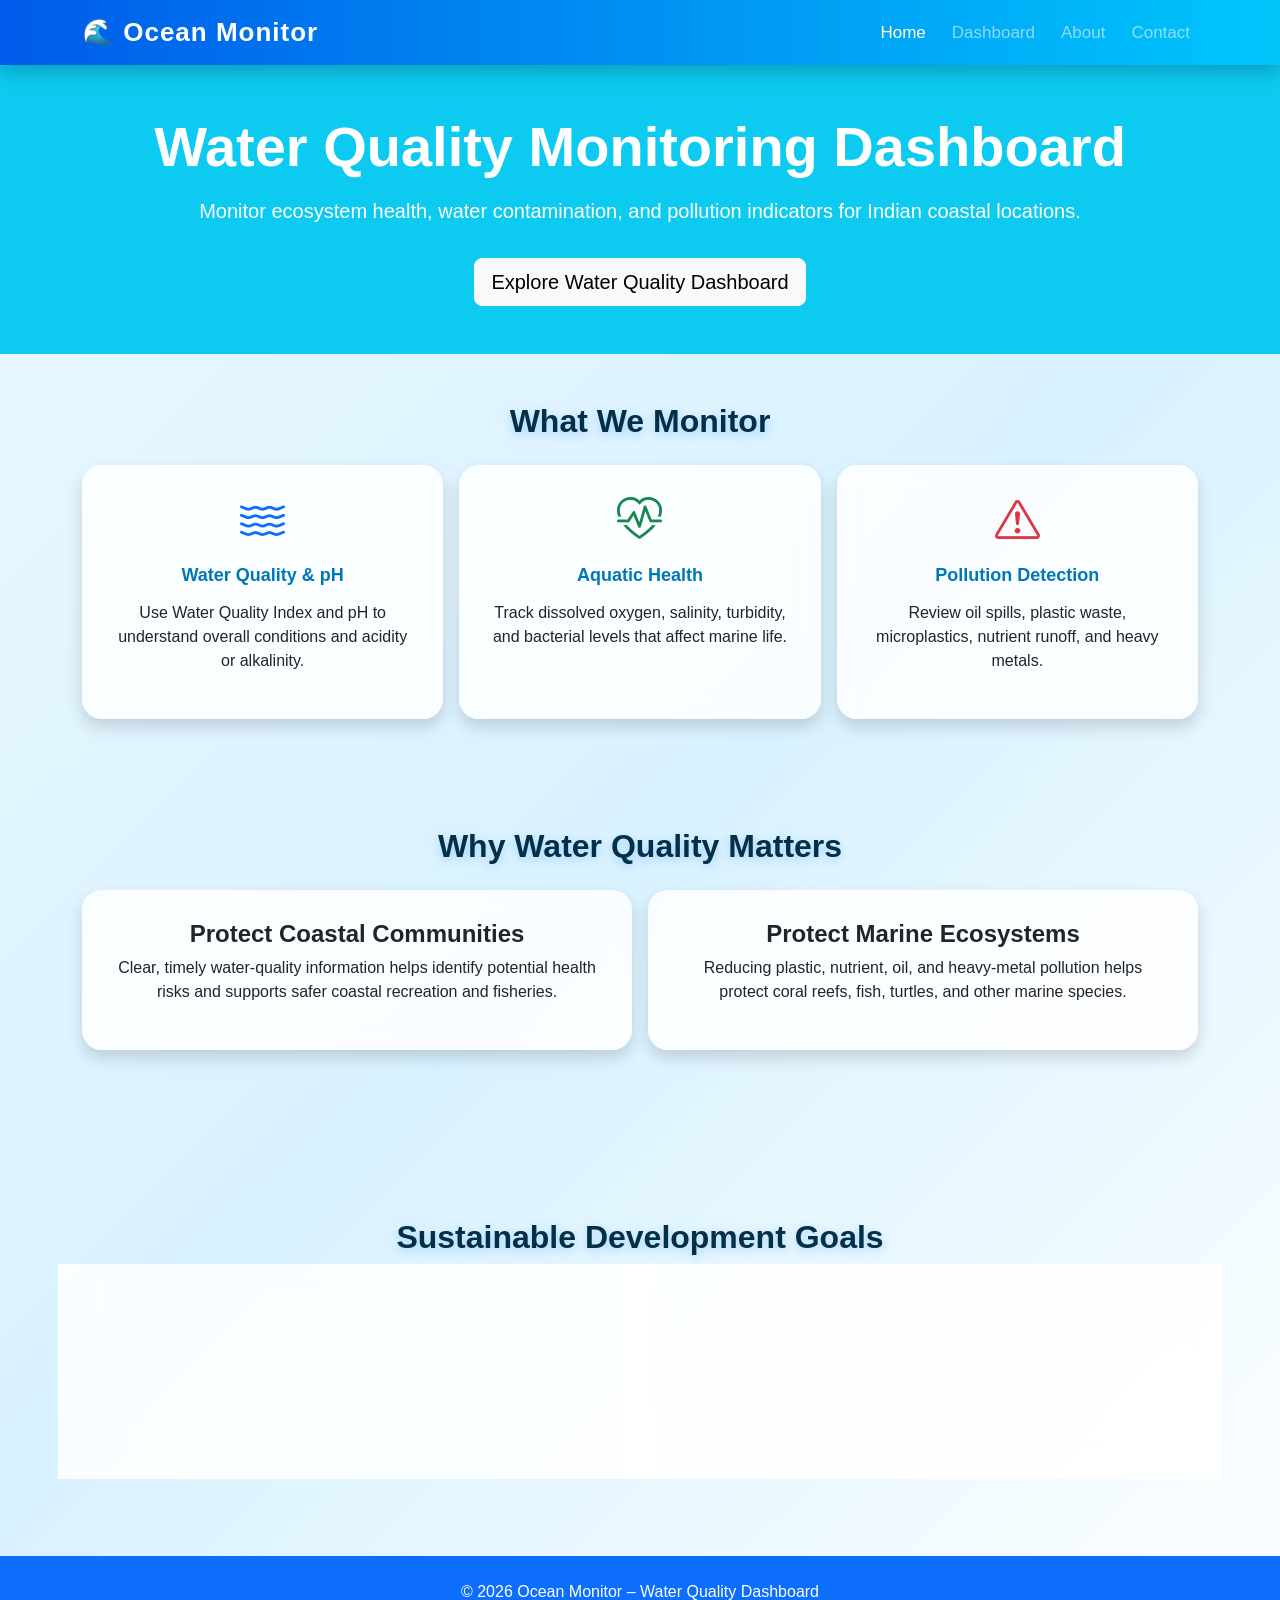
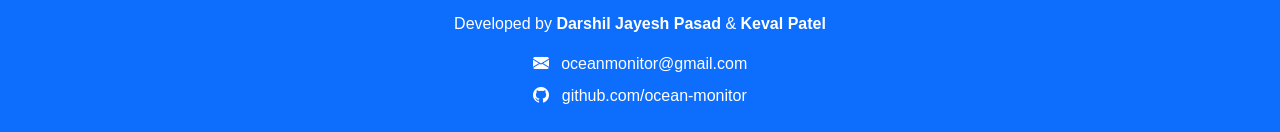
<file: index.html>
<!doctype html>
<html lang="en">
  <head>
    <meta charset="UTF-8" />
    <meta name="viewport" content="width=device-width, initial-scale=1.0" />
    <title>Water Quality Monitoring | Ocean Monitor</title>
    <link href="https://cdn.jsdelivr.net/npm/bootstrap@5.3.3/dist/css/bootstrap.min.css" rel="stylesheet" />
    <link rel="stylesheet" href="https://cdn.jsdelivr.net/npm/bootstrap-icons@1.11.3/font/bootstrap-icons.min.css" />
    <link rel="stylesheet" href="style.css" />
  </head>
  <body>
    <nav class="navbar navbar-expand-lg navbar-dark bg-primary">
      <div class="container">
        <a class="navbar-brand fw-bold" href="index.html">🌊 Ocean Monitor</a>
        <button class="navbar-toggler" type="button" data-bs-toggle="collapse" data-bs-target="#menu" aria-controls="menu" aria-expanded="false" aria-label="Toggle navigation"><span class="navbar-toggler-icon"></span></button>
        <div class="collapse navbar-collapse" id="menu">
          <ul class="navbar-nav ms-auto">
            <li class="nav-item"><a class="nav-link active" aria-current="page" href="index.html">Home</a></li>
            <li class="nav-item"><a class="nav-link" href="dashboard.html">Dashboard</a></li>
            <li class="nav-item"><a class="nav-link" href="about.html">About</a></li>
            <li class="nav-item"><a class="nav-link" href="contact.html">Contact</a></li>
          </ul>
        </div>
      </div>
    </nav>

    <section class="bg-info text-white text-center p-5">
      <div class="container">
        <h1 class="display-4 fw-bold">Water Quality Monitoring Dashboard</h1>
        <p class="lead mt-3">Monitor ecosystem health, water contamination, and pollution indicators for Indian coastal locations.</p>
        <a href="dashboard.html" class="btn btn-light btn-lg mt-3">Explore Water Quality Dashboard</a>
      </div>
    </section>

    <main class="container my-5">
      <h2 class="text-center mb-4">What We Monitor</h2>
      <div class="row g-3">
        <div class="col-md-4"><div class="card shadow text-center h-100"><div class="card-body"><i class="bi bi-water display-4 text-primary"></i><h5 class="mt-3">Water Quality &amp; pH</h5><p>Use Water Quality Index and pH to understand overall conditions and acidity or alkalinity.</p></div></div></div>
        <div class="col-md-4"><div class="card shadow text-center h-100"><div class="card-body"><i class="bi bi-heart-pulse display-4 text-success"></i><h5 class="mt-3">Aquatic Health</h5><p>Track dissolved oxygen, salinity, turbidity, and bacterial levels that affect marine life.</p></div></div></div>
        <div class="col-md-4"><div class="card shadow text-center h-100"><div class="card-body"><i class="bi bi-exclamation-triangle display-4 text-danger"></i><h5 class="mt-3">Pollution Detection</h5><p>Review oil spills, plastic waste, microplastics, nutrient runoff, and heavy metals.</p></div></div></div>
      </div>
    </main>

    <section class="container my-5">
      <h2 class="text-center mb-4">Why Water Quality Matters</h2>
      <div class="row g-3">
        <div class="col-md-6"><div class="card shadow h-100"><div class="card-body"><h4>Protect Coastal Communities</h4><p>Clear, timely water-quality information helps identify potential health risks and supports safer coastal recreation and fisheries.</p></div></div></div>
        <div class="col-md-6"><div class="card shadow h-100"><div class="card-body"><h4>Protect Marine Ecosystems</h4><p>Reducing plastic, nutrient, oil, and heavy-metal pollution helps protect coral reefs, fish, turtles, and other marine species.</p></div></div></div>
      </div>
    </section>

    <section class="container my-5">
      <h2 class="text-center mb-4">Sustainable Development Goals</h2>
      <div class="row g-3">
        <div class="col-md-6"><div class="card border-success shadow h-100"><div class="card-body"><h3 class="text-success">SDG 6 – Clean Water and Sanitation</h3><p>Monitoring water quality supports safer water resources and helps reveal contamination.</p></div></div></div>
        <div class="col-md-6"><div class="card border-primary shadow h-100"><div class="card-body"><h3 class="text-primary">SDG 14 – Life Below Water</h3><p>Water-quality monitoring supports healthy oceans and reduces marine pollution.</p></div></div></div>
      </div>
    </section>

    <footer class="bg-primary text-white text-center py-4">
      <p class="mb-2">&copy; 2026 Ocean Monitor – Water Quality Dashboard</p>
      <p class="mb-3">Developed by <strong>Darshil Jayesh Pasad</strong> &amp; <strong>Keval Patel</strong></p>
      <p class="mb-2"><i class="bi bi-envelope-fill"></i> oceanmonitor@gmail.com</p>
      <p class="mb-0"><i class="bi bi-github"></i> <a href="https://darshilpasad.github.io/JAVA-script-micro-project/" class="text-white text-decoration-none" target="_blank" rel="noopener noreferrer">github.com/ocean-monitor</a></p>
    </footer>
    <script src="https://cdn.jsdelivr.net/npm/bootstrap@5.3.3/dist/js/bootstrap.bundle.min.js"></script>
  </body>
</html>
</file>
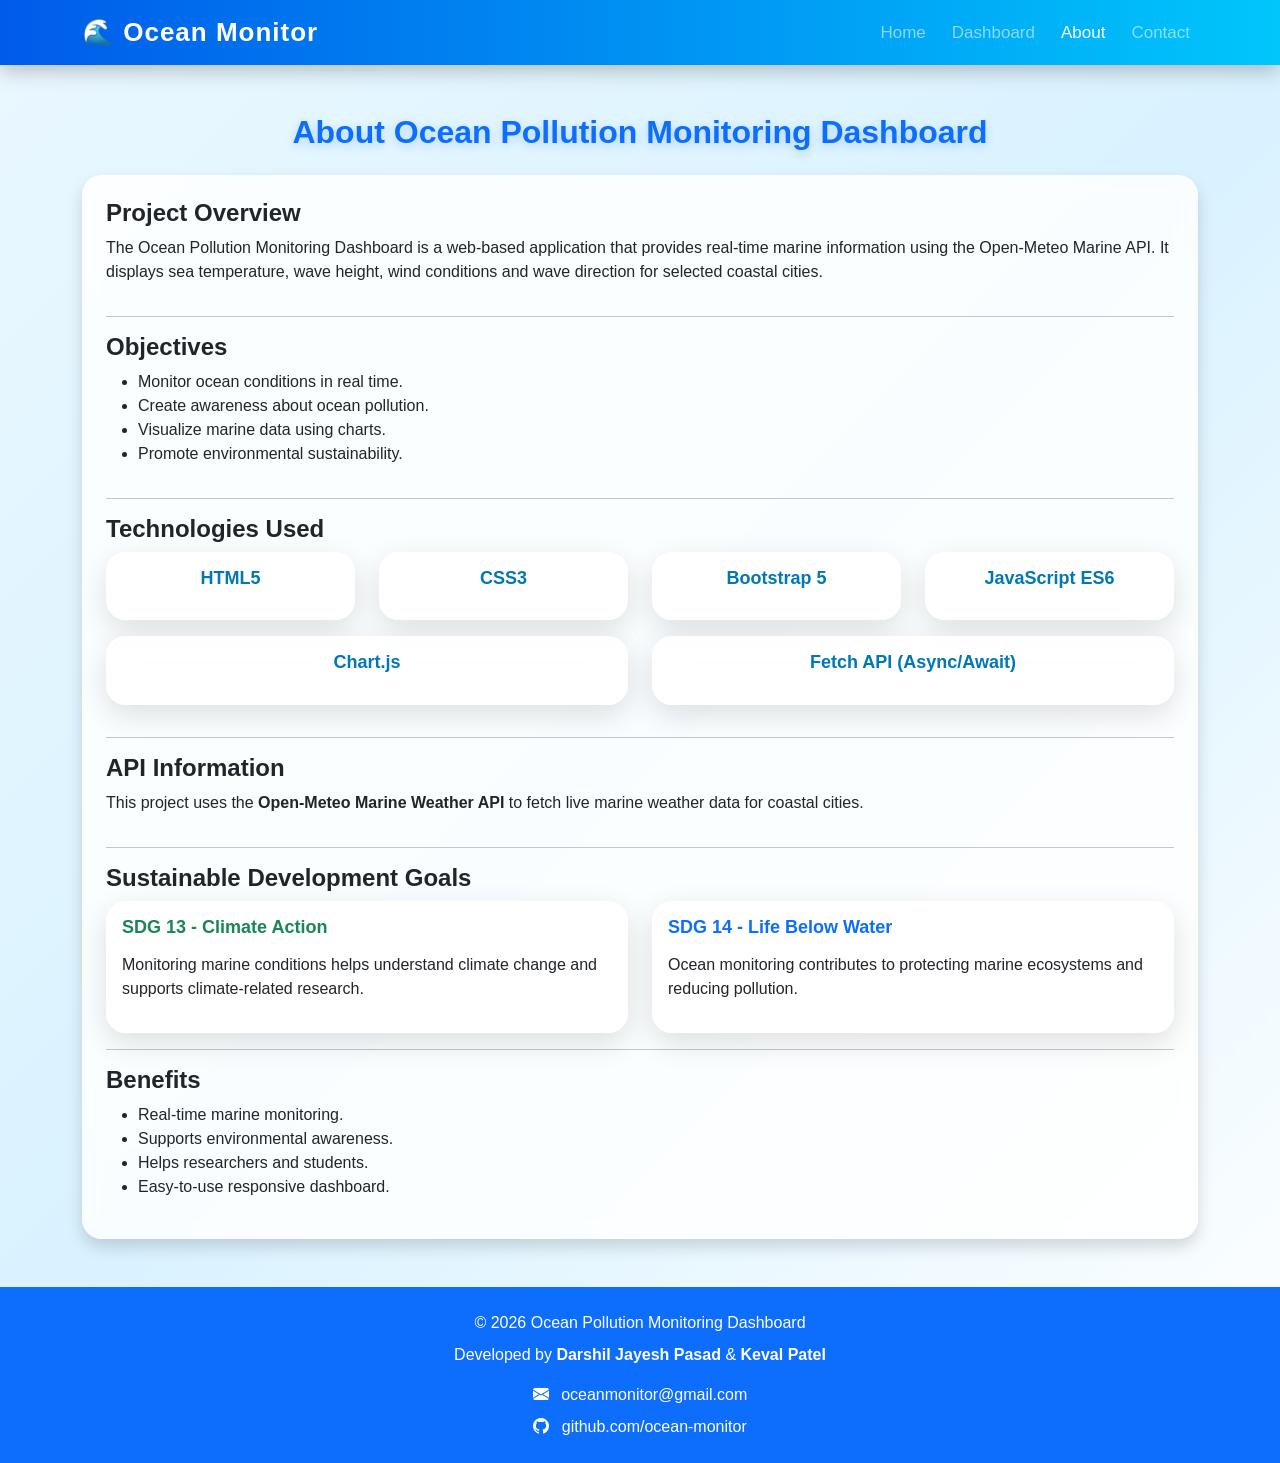
<file: about.html>
<!doctype html>
<html lang="en">

<head>

  <meta charset="UTF-8" />
  <meta name="viewport" content="width=device-width, initial-scale=1.0" />

  <title>About | Ocean Monitor</title>

  <link href="https://cdn.jsdelivr.net/npm/bootstrap@5.3.3/dist/css/bootstrap.min.css" rel="stylesheet" />

  <link rel="stylesheet" href="https://cdn.jsdelivr.net/npm/bootstrap-icons@1.11.3/font/bootstrap-icons.min.css" />

  <link rel="stylesheet" href="style.css" />

</head>

<body>

  <nav class="navbar navbar-expand-lg navbar-dark bg-primary">

    <div class="container">

      <a class="navbar-brand fw-bold" href="index.html">
        🌊 Ocean Monitor
      </a>

      <button class="navbar-toggler" data-bs-toggle="collapse" data-bs-target="#menu">

        <span class="navbar-toggler-icon"></span>

      </button>

      <div class="collapse navbar-collapse" id="menu">

        <ul class="navbar-nav ms-auto">

          <li class="nav-item">
            <a class="nav-link" href="index.html">
              Home
            </a>
          </li>

          <li class="nav-item">
            <a class="nav-link" href="dashboard.html">
              Dashboard
            </a>
          </li>

          <li class="nav-item">
            <a class="nav-link active" href="about.html">
              About
            </a>
          </li>

          <li class="nav-item">
            <a class="nav-link" href="contact.html">
              Contact
            </a>
          </li>

        </ul>

      </div>

    </div>

  </nav>

  <div class="container mt-5">

    <h2 class="text-center text-primary mb-4">
      About Ocean Pollution Monitoring Dashboard
    </h2>

    <div class="card shadow p-4">

      <h4>
        Project Overview
      </h4>

      <p>

        The Ocean Pollution Monitoring Dashboard is a web-based application
        that provides real-time marine information using the Open-Meteo Marine
        API. It displays sea temperature, wave height, wind conditions and
        wave direction for selected coastal cities.

      </p>

      <hr>

      <h4>
        Objectives
      </h4>

      <ul>

        <li>
          Monitor ocean conditions in real time.
        </li>

        <li>
          Create awareness about ocean pollution.
        </li>

        <li>
          Visualize marine data using charts.
        </li>

        <li>
          Promote environmental sustainability.
        </li>

      </ul>

      <hr>

      <h4>
        Technologies Used
      </h4>

      <div class="row">

        <div class="col-md-3">

          <div class="card text-center p-3 mb-3">

            <h5>
              HTML5
            </h5>

          </div>

        </div>

        <div class="col-md-3">

          <div class="card text-center p-3 mb-3">

            <h5>
              CSS3
            </h5>

          </div>

        </div>

        <div class="col-md-3">

          <div class="card text-center p-3 mb-3">

            <h5>
              Bootstrap 5
            </h5>

          </div>

        </div>

        <div class="col-md-3">

          <div class="card text-center p-3 mb-3">

            <h5>
              JavaScript ES6
            </h5>

          </div>

        </div>

      </div>

      <div class="row">

        <div class="col-md-6">

          <div class="card text-center p-3 mb-3">

            <h5>
              Chart.js
            </h5>

          </div>

        </div>

        <div class="col-md-6">

          <div class="card text-center p-3 mb-3">

            <h5>
              Fetch API (Async/Await)
            </h5>

          </div>

        </div>

      </div>

      <hr>

      <h4>
        API Information
      </h4>

      <p>

        This project uses the
        <strong>Open-Meteo Marine Weather API</strong>
        to fetch live marine weather data for coastal cities.

      </p>

      <hr>

      <h4>
        Sustainable Development Goals
      </h4>

      <div class="row">

        <div class="col-md-6">

          <div class="card border-success p-3">

            <h5 class="text-success">

              SDG 13 - Climate Action

            </h5>

            <p>

              Monitoring marine conditions helps understand climate change and
              supports climate-related research.

            </p>

          </div>

        </div>

        <div class="col-md-6">

          <div class="card border-primary p-3">

            <h5 class="text-primary">

              SDG 14 - Life Below Water

            </h5>

            <p>

              Ocean monitoring contributes to protecting marine ecosystems and
              reducing pollution.

            </p>

          </div>

        </div>

      </div>

      <hr>

      <h4>
        Benefits
      </h4>

      <ul>

        <li>
          Real-time marine monitoring.
        </li>

        <li>
          Supports environmental awareness.
        </li>

        <li>
          Helps researchers and students.
        </li>

        <li>
          Easy-to-use responsive dashboard.
        </li>

      </ul>

    </div>

  </div>

  <footer class="bg-primary text-white text-center py-4 mt-5">

    <p class="mb-2">

      &copy; 2026 Ocean Pollution Monitoring Dashboard

    </p>

    <p class="mb-3">

      Developed by
      <strong>Darshil Jayesh Pasad</strong>
      &amp;
      <strong>Keval Patel</strong>

    </p>

    <p class="mb-2">

      <i class="bi bi-envelope-fill"></i>

      oceanmonitor@gmail.com

    </p>

    <p class="mb-0">

      <i class="bi bi-github"></i>

      <a href="https://darshilpasad.github.io/JAVA-script-micro-project/" class="text-white text-decoration-none" target="_blank"
        rel="noopener noreferrer">

        github.com/ocean-monitor

      </a>

    </p>

  </footer>

  <script src="https://cdn.jsdelivr.net/npm/bootstrap@5.3.3/dist/js/bootstrap.bundle.min.js">
  </script>

</body>

</html>
</file>
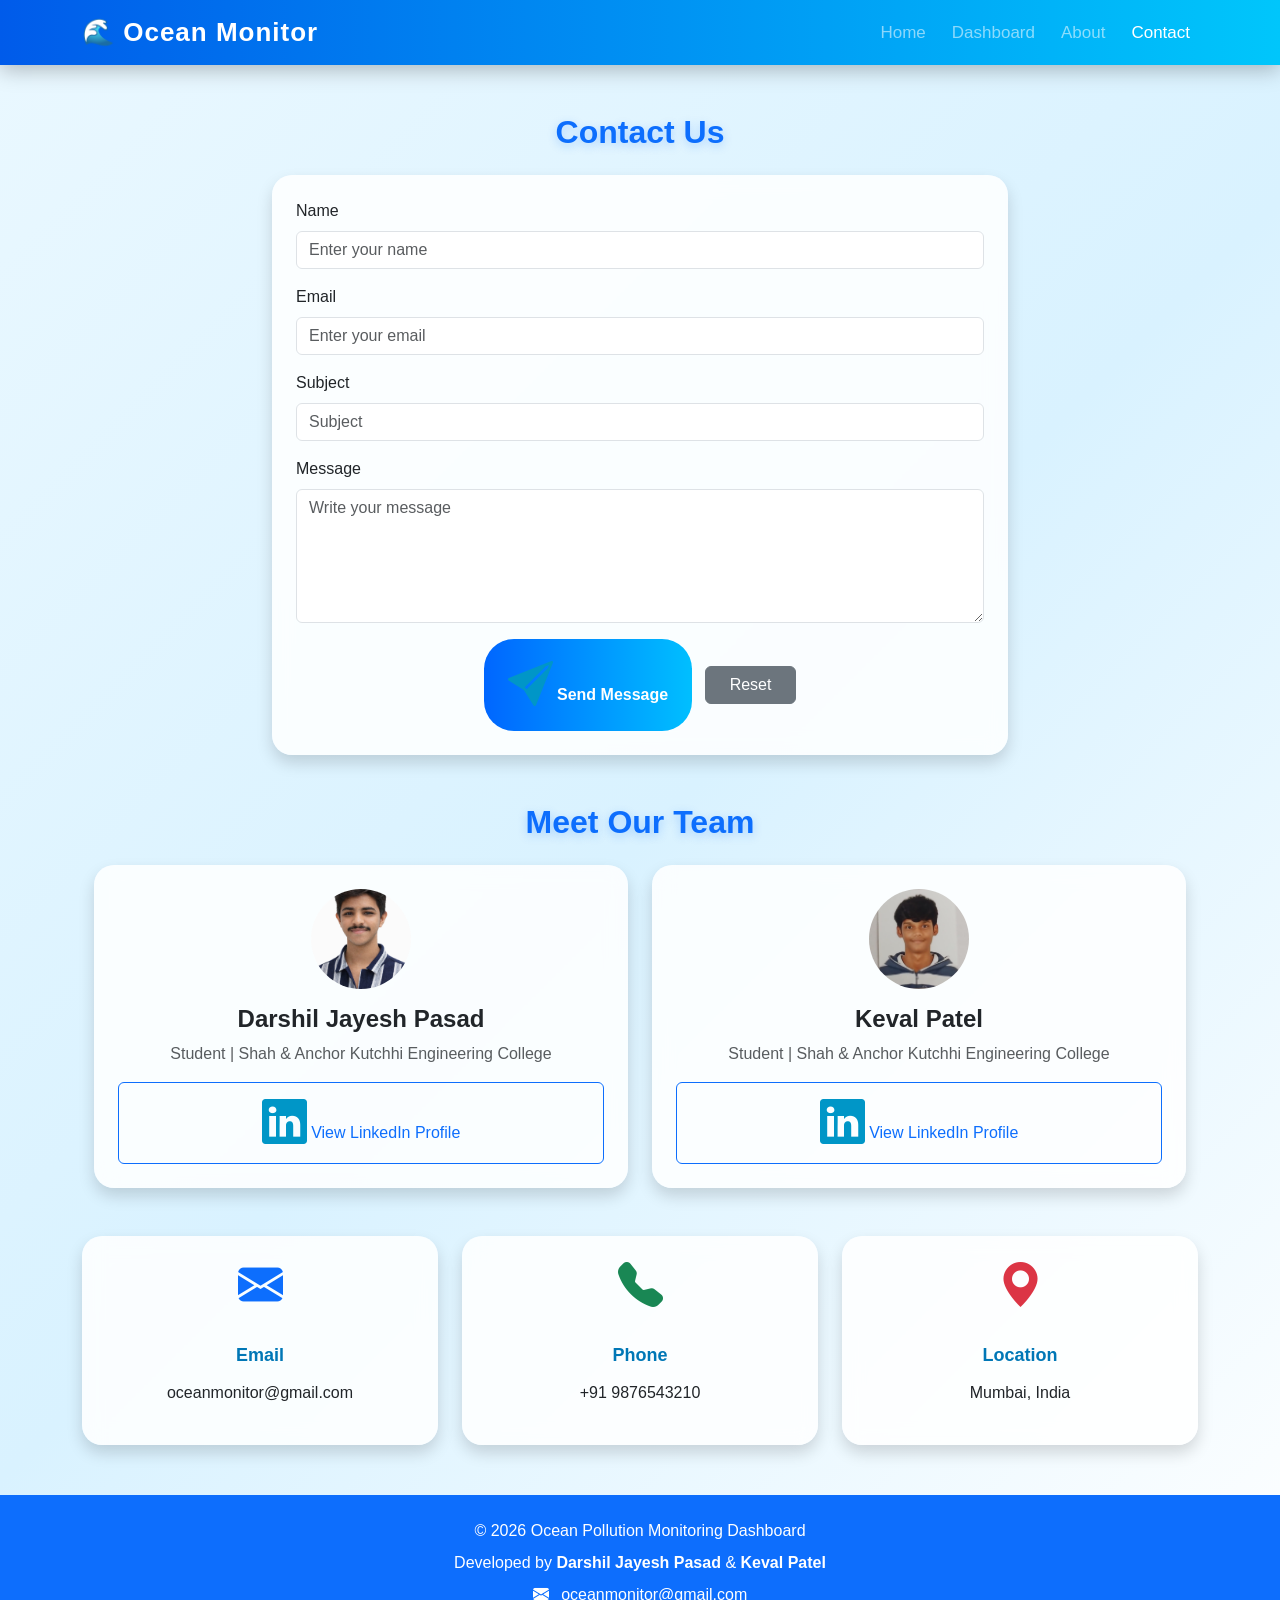
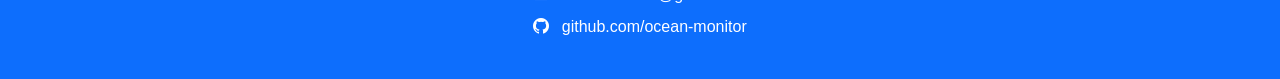
<file: contact.html>
<!DOCTYPE html>
<html lang="en">
<head>
<meta charset="UTF-8">
<meta name="viewport" content="width=device-width, initial-scale=1.0">

<title>Contact | Ocean Monitor</title>

<link href="https://cdn.jsdelivr.net/npm/bootstrap@5.3.3/dist/css/bootstrap.min.css" rel="stylesheet">
<link rel="stylesheet" href="https://cdn.jsdelivr.net/npm/bootstrap-icons@1.11.3/font/bootstrap-icons.min.css">
<link rel="stylesheet" href="style.css">

</head>

<body>

<nav class="navbar navbar-expand-lg navbar-dark bg-primary">
    <div class="container">

        <a class="navbar-brand fw-bold" href="index.html">
            🌊 Ocean Monitor
        </a>

        <button class="navbar-toggler" data-bs-toggle="collapse" data-bs-target="#menu">
            <span class="navbar-toggler-icon"></span>
        </button>

        <div class="collapse navbar-collapse" id="menu">

            <ul class="navbar-nav ms-auto">

                <li class="nav-item">
                    <a class="nav-link" href="index.html">Home</a>
                </li>

                <li class="nav-item">
                    <a class="nav-link" href="dashboard.html">Dashboard</a>
                </li>

                <li class="nav-item">
                    <a class="nav-link" href="about.html">About</a>
                </li>

                <li class="nav-item">
                    <a class="nav-link active" href="contact.html">Contact</a>
                </li>

            </ul>

        </div>

    </div>
</nav>

<div class="container my-5">

<h2 class="text-center text-primary mb-4">
    Contact Us
</h2>

<div class="row justify-content-center">

<div class="col-lg-8">

<div class="card shadow p-4">

<form id="contactForm">

<div class="mb-3">
<label class="form-label">Name</label>
<input type="text" class="form-control" placeholder="Enter your name" required>
</div>

<div class="mb-3">
<label class="form-label">Email</label>
<input type="email" class="form-control" placeholder="Enter your email" required>
</div>

<div class="mb-3">
<label class="form-label">Subject</label>
<input type="text" class="form-control" placeholder="Subject">
</div>

<div class="mb-3">
<label class="form-label">Message</label>
<textarea class="form-control" rows="5" placeholder="Write your message"></textarea>
</div>

<div class="text-center">

<button class="btn btn-primary px-4" type="submit">
<i class="bi bi-send-fill"></i> Send Message
</button>

<button class="btn btn-secondary px-4 ms-2" type="reset">
Reset
</button>

</div>

</form>

</div>

</div>

</div>

<div class="container my-5">

<h2 class="text-center text-primary mb-4">
    Meet Our Team
</h2>

<div class="row g-4 justify-content-center">

<div class="col-md-6">

<div class="card shadow p-4 h-100 text-center">

<img
src="Darshil.jpeg"
alt="Darshil Jayesh Pasad"
class="rounded-circle mx-auto mb-3"
width="100"
height="100"
style="object-fit: cover;"
>

<h4 class="fw-bold">
Darshil Jayesh Pasad
</h4>

<p class="text-muted">
Student | Shah & Anchor Kutchhi Engineering College
</p>

<a
href="https://www.linkedin.com/in/darshil-pasad-ba58b3378/"
target="_blank"
rel="noopener noreferrer"
class="btn btn-outline-primary">

<i class="bi bi-linkedin"></i>
View LinkedIn Profile

</a>

</div>

</div>

<div class="col-md-6">

<div class="card shadow p-4 h-100 text-center">

<img
src="Keval.jpeg"
alt="Keval Patel"
class="rounded-circle mx-auto mb-3"
width="100"
height="100"
style="object-fit: cover;"
>

<h4 class="fw-bold">
Keval Patel
</h4>

<p class="text-muted">
Student | Shah & Anchor Kutchhi Engineering College
</p>

<a
href="https://www.linkedin.com/in/keval-patel-62525a421/"
target="_blank"
rel="noopener noreferrer"
class="btn btn-outline-primary">

<i class="bi bi-linkedin"></i>
View LinkedIn Profile

</a>

</div>

</div>

</div>

</div>

<div class="row mt-5">

<div class="col-md-4">

<div class="card shadow text-center p-4">

<i class="bi bi-envelope-fill display-5 text-primary"></i>

<h5 class="mt-3">Email</h5>

<p>oceanmonitor@gmail.com</p>

</div>

</div>

<div class="col-md-4">

<div class="card shadow text-center p-4">

<i class="bi bi-telephone-fill display-5 text-success"></i>

<h5 class="mt-3">Phone</h5>

<p>+91 9876543210</p>

</div>

</div>

<div class="col-md-4">

<div class="card shadow text-center p-4">

<i class="bi bi-geo-alt-fill display-5 text-danger"></i>

<h5 class="mt-3">Location</h5>

<p>Mumbai, India</p>

</div>

</div>

</div>

</div>

<footer class="bg-primary text-white text-center py-4">

<p class="mb-2">
&copy; 2026 Ocean Pollution Monitoring Dashboard
</p>

<p class="mb-2">
Developed by <strong>Darshil Jayesh Pasad</strong> &
<strong>Keval Patel</strong>
</p>

<p class="mb-2">
<i class="bi bi-envelope-fill"></i>
oceanmonitor@gmail.com
</p>

<p>
<i class="bi bi-github"></i>
<a href="https://darshilpasad.github.io/JAVA-script-micro-project/"
class="text-white text-decoration-none"
target="_blank">

github.com/ocean-monitor

</a>
</p>

</footer>

<script src="https://cdn.jsdelivr.net/npm/bootstrap@5.3.3/dist/js/bootstrap.bundle.min.js"></script>

<script>

document.getElementById("contactForm").addEventListener("submit", function(e){

e.preventDefault();

alert("✅ Thank you! Your message has been sent successfully.");

this.reset();

});

</script>

</body>
</html>
</file>
<file: style.css>
body {
  background: linear-gradient(135deg, #eaf8ff, #d9f2ff, #ffffff);

  font-family: "Segoe UI", Arial, Helvetica, sans-serif;

  color: #023047;
}

h1,
h2,
h3,
h4,
h5 {
  font-weight: 700;
}

section {
  padding: 60px 0;
}

.navbar {
    background: linear-gradient(90deg, #005bea, #00c6fb) !important;

  box-shadow: 0 5px 20px rgba(0, 0, 0, 0.25);
}

.navbar-brand {
  font-size: 26px;

  letter-spacing: 1px;
}

.nav-link {
  font-size: 17px;

  margin-left: 10px;

  transition: 0.3s;
}

.nav-link:hover {
  color: #ffe66d !important;

  transform: translateY(-2px);
}

.container h2 {
  text-shadow: 0 3px 10px rgba(13, 110, 253, 0.25);
}

.form-select {
  border-radius: 25px;

  padding: 12px 20px;

  border: 2px solid #0d6efd;
}

.form-select:focus {
  box-shadow: 0 0 12px rgba(13, 110, 253, 0.4);
}

.btn-primary {
  background: linear-gradient(90deg, #0066ff, #00bfff);

  border: none;

  border-radius: 30px;

  padding: 12px 30px;

  font-weight: bold;

  transition: 0.3s;
}

.btn-primary:hover {
  transform: scale(1.05);

  box-shadow: 0 8px 20px rgba(0, 123, 255, 0.4);
}

.card {
  border: none;

  border-radius: 20px;

  background: rgba(255, 255, 255, 0.85);

  backdrop-filter: blur(10px);

  box-shadow: 0 10px 30px rgba(0, 0, 0, 0.12);

  transition: 0.35s;

  overflow: hidden;
}

.card:hover {
  transform: translateY(-10px);

  box-shadow: 0 15px 35px rgba(0, 119, 182, 0.35);
}

.card-body {
  padding: 30px;

  text-align: center;
}

.card h5 {
  color: #0077b6;

  font-size: 18px;

  margin-bottom: 15px;
}

#temp,
#wave,
#wind,
#direction,
#airTemp,
#humidity,
#windSpeed,
#pressure,
#coordinates,
#sunrise,
#sunset {
  color: #023e8a;

  font-size: 30px;

  font-weight: 800;

  animation: fadeIn 0.8s ease;
}

@keyframes fadeIn {
  from {
    opacity: 0;

    transform: translateY(10px);
  }

  to {
    opacity: 1;

    transform: translateY(0);
  }
}

.card i {
  font-size: 45px;

  color: #0096c7;

  margin-bottom: 15px;
}

.spinner-border {
  width: 50px;

  height: 50px;
}

#status {
  padding: 10px;

  font-size: 17px;

  color: #0077b6;

  font-weight: bold;
}

canvas {
  max-height: 420px;
}

.card canvas {
  padding: 15px;
}

.hero {
  padding: 100px 20px;

  background: linear-gradient(135deg, #0077b6, #00b4d8);

  color: white;
}

.hero h1 {
  font-size: 55px;
}

.hero p {
  font-size: 21px;
}

form input,
form textarea {
  border-radius: 15px;

  border: 1px solid #90e0ef;
}

form input:focus,
form textarea:focus {
  border-color: #0077b6;

  box-shadow: 0 0 10px rgba(0, 119, 182, 0.4);
}

footer {
  background: #023047;

  color: white;

  padding: 25px;

  margin-top: 50px;
}

footer i {
  margin-right: 8px;
}

@media (max-width: 768px) {
  .hero h1 {
    font-size: 36px;
  }

  .card {
    margin-bottom: 20px;
  }

  #temp,
  #wave,
  #wind,
  #direction,
  #airTemp,
  #humidity,
  #windSpeed,
  #pressure {
    font-size: 24px;
  }

  .navbar-brand {
    font-size: 21px;
  }
}
</file>
